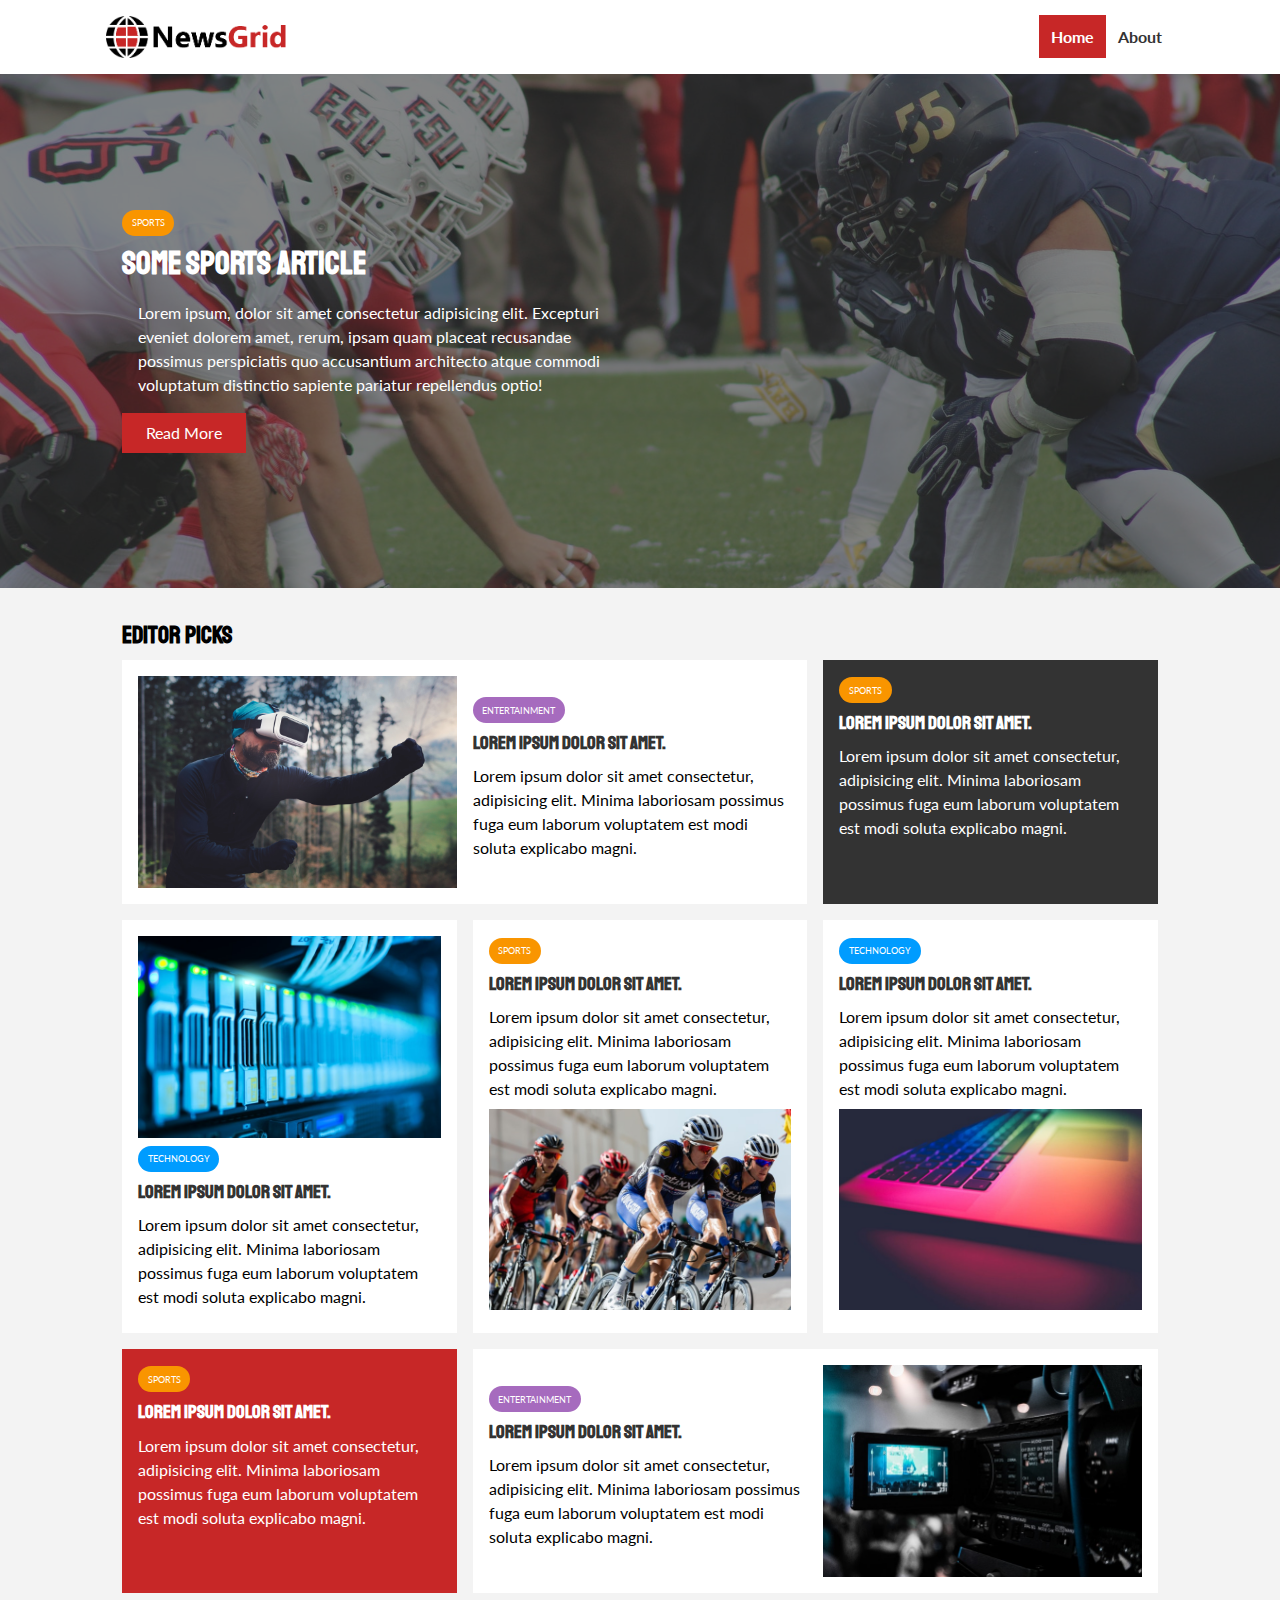
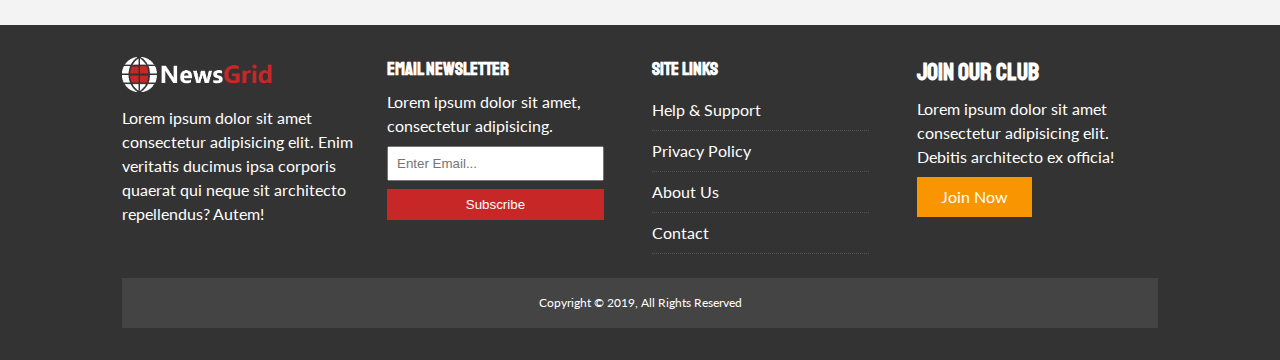
<file: index.html>
<!DOCTYPE html>
<html lang="en">
<head>
    <meta charset="UTF-8">
    <meta name="viewport" content="width=device-width, initial-scale=1.0">
    <meta http-equiv="X-UA-Compatible" content="ie=edge">
    <title>NewsGrid</title>
    <link href="https://fonts.googleapis.com/css?family=Lato|Staatliches" rel="stylesheet">
    <link rel="stylesheet" href="https://use.fontawesome.com/releases/v5.7.2/css/all.css" integrity="sha384-fnmOCqbTlWIlj8LyTjo7mOUStjsKC4pOpQbqyi7RrhN7udi9RwhKkMHpvLbHG9Sr" crossorigin="anonymous">
    <link rel="stylesheet" href="./css/style.css">
    <link rel="stylesheet" media="screen and (max-width: 768px)" href="./css/mobile.css">
    <link rel="shortcut icon" type="image/x-icon" href="favicon.ico">
</head>
<body>
    <nav id="main-nav">
        <div class="container">
            <img src="img/logo.png" alt="Logo" class="logo">
            <div class="social">
                <a href="#"><i class="fab fa-facebook fa-2x"></i></a>
                <a href="#"><i class="fab fa-twitter fa-2x"></i></a>
                <a href="#"><i class="fab fa-instagram fa-2x"></i></a>
                <a href="#"><i class="fab fa-youtube fa-2x"></i></a>
            </div>
            <ul>
                <li><a class="current" href="index.html">Home</a></li>
                <li><a href="about.html">About</a></li>
            </ul>
        </div>
    </nav>

    <!-- SHOWCASE -->
    <header id="showcase">
        <div class="container">
            <div class="showcase-container">
                <div class="showcase-content">
                    <div class="category category-sports">Sports</div>
                    <h1>Some Sports Article</h1>
                    <p>Lorem ipsum, dolor sit amet consectetur adipisicing elit. Excepturi eveniet dolorem amet, rerum, ipsam quam placeat recusandae possimus perspiciatis quo accusantium architecto atque commodi voluptatum distinctio sapiente pariatur repellendus optio!</p>
                    <a href="article.html" class="btn btn-primary">Read More</a>
                </div>
            </div>
        </div>
    </header>

    <!-- HOME Article -->
    <section id="home-articles" class="py-2">
        <div class="container">
            <h2>Editor Picks</h2>
            <div class="articles-container">
                <article class="card">
                    <img src="img/articles/ent1.jpg" alt="">
                    <div>
                        <div class="category category-ent">Entertainment</div>
                        <h3><a href="article.html">Lorem ipsum dolor sit amet.</a></h3>
                        <p>Lorem ipsum dolor sit amet consectetur, adipisicing elit. Minima laboriosam possimus fuga eum laborum voluptatem est modi soluta explicabo magni.</p>
                    </div>
                </article>
                <article class="card bg-dark">
                    <div class="category category-sports">Sports</div>
                    <h3><a href="article.html">Lorem ipsum dolor sit amet.</a></h3>
                    <p>Lorem ipsum dolor sit amet consectetur, adipisicing elit. Minima laboriosam possimus fuga eum laborum voluptatem est modi soluta explicabo magni.</p>
                </article>
                <article class="card">
                    <img src="img/articles/tech1.jpg" alt="">
                    <div class="category category-tech">Technology</div>
                    <h3><a href="article.html">Lorem ipsum dolor sit amet.</a></h3>
                    <p>Lorem ipsum dolor sit amet consectetur, adipisicing elit. Minima laboriosam possimus fuga eum laborum voluptatem est modi soluta explicabo magni.</p>
                </article>
                <article class="card">
                    <div class="category category-sports">Sports</div>
                    <h3><a href="article.html">Lorem ipsum dolor sit amet.</a></h3>
                    <p>Lorem ipsum dolor sit amet consectetur, adipisicing elit. Minima laboriosam possimus fuga eum laborum voluptatem est modi soluta explicabo magni.</p>
                    <img src="img/articles/sports1.jpg" alt="">
                </article>
                <article class="card">
                    <div class="category category-tech">Technology</div>
                    <h3><a href="article.html">Lorem ipsum dolor sit amet.</a></h3>
                    <p>Lorem ipsum dolor sit amet consectetur, adipisicing elit. Minima laboriosam possimus fuga eum laborum voluptatem est modi soluta explicabo magni.</p>
                    <img src="img/articles/tech2.jpg" alt="">
                </article>
                <article class="card bg-primary">
                    <div class="category category-sports">Sports</div>
                    <h3><a href="article.html">Lorem ipsum dolor sit amet.</a></h3>
                    <p>Lorem ipsum dolor sit amet consectetur, adipisicing elit. Minima laboriosam possimus fuga eum laborum voluptatem est modi soluta explicabo magni.</p>
                </article>
                <article class="card">
                    <div>
                        <div class="category category-ent">Entertainment</div>
                        <h3><a href="article.html">Lorem ipsum dolor sit amet.</a></h3>
                        <p>Lorem ipsum dolor sit amet consectetur, adipisicing elit. Minima laboriosam possimus fuga eum laborum voluptatem est modi soluta explicabo magni.</p>
                    </div>
                    <img src="img/articles/ent2.jpg" alt="">
                </article>
            </div>
        </div>
    </section>

    <!-- Footer -->
    <footer id="main-footer" class="py-2">
        <div class="container footer-container">
            <div>
                <img src="img/logo_light.png" alt="Logo">
                <p>Lorem ipsum dolor sit amet consectetur adipisicing elit. Enim veritatis ducimus ipsa corporis quaerat qui neque sit architecto repellendus? Autem!</p>
            </div>
            <div>
                <h3>Email Newsletter</h3>
                <p>Lorem ipsum dolor sit amet, consectetur adipisicing.</p>
                <form name="contact" method="POST" data-netlify="true">
                    <input type="email" placeholder="Enter Email...">
                    <input type="submit" value="Subscribe" class="btn btn-primary">
                </form>
            </div>
            <div>
                <h3>Site Links</h3>
                <ul class="list">
                    <li><a href="#">Help & Support</a></li>
                    <li><a href="#">Privacy Policy</a></li>
                    <li><a href="#">About Us</a></li>
                    <li><a href="#">Contact</a></li>
                </ul>
            </div>
            <div>
                <h2>Join Our Club</h2>
                <p>Lorem ipsum dolor sit amet consectetur adipisicing elit. Debitis architecto ex officia!</p>
                <a href="#" class="btn btn-secondary">Join Now</a>
            </div>
            <div>
                <p>Copyright &copy; 2019, All Rights Reserved</p>
            </div>
        </div>
    </footer>
</body>
</html>
</file>
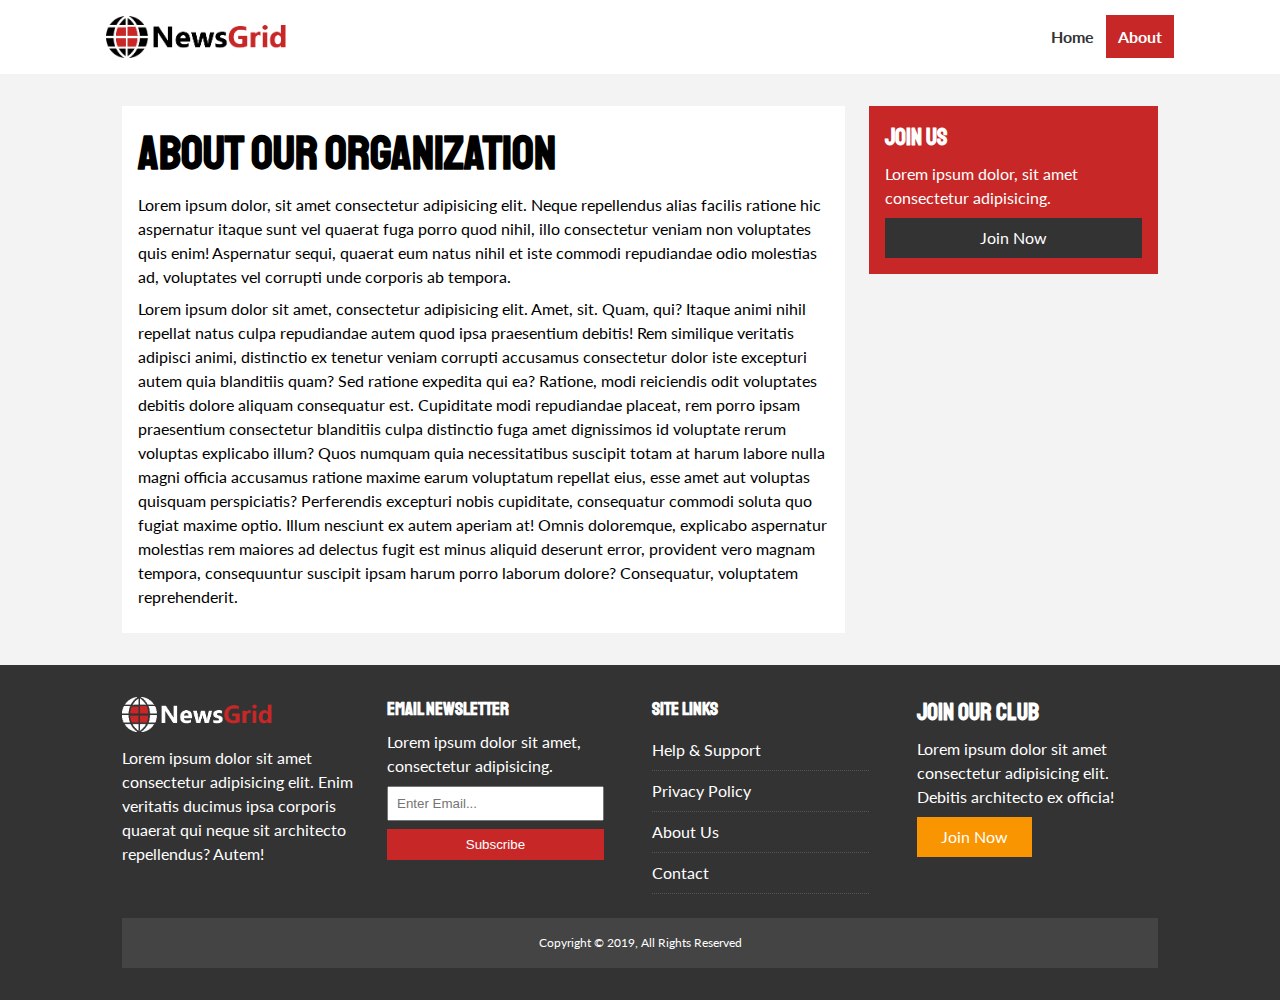
<file: about.html>
<!DOCTYPE html>
<html lang="en">
<head>
    <meta charset="UTF-8">
    <meta name="viewport" content="width=device-width, initial-scale=1.0">
    <meta http-equiv="X-UA-Compatible" content="ie=edge">
    <title>NewsGrid | About</title>
    <link href="https://fonts.googleapis.com/css?family=Lato|Staatliches" rel="stylesheet">
    <link rel="stylesheet" href="https://use.fontawesome.com/releases/v5.7.2/css/all.css" integrity="sha384-fnmOCqbTlWIlj8LyTjo7mOUStjsKC4pOpQbqyi7RrhN7udi9RwhKkMHpvLbHG9Sr" crossorigin="anonymous">
    <link rel="stylesheet" href="./css/style.css">
    <link rel="stylesheet" media="screen and (max-width: 768px)" href="./css/mobile.css">
    <link rel="shortcut icon" type="image/x-icon" href="favicon.ico">
</head>
<body>
    <nav id="main-nav">
        <div class="container">
            <img src="img/logo.png" alt="Logo" class="logo">
            <div class="social">
                <a href="#"><i class="fab fa-facebook fa-2x"></i></a>
                <a href="#"><i class="fab fa-twitter fa-2x"></i></a>
                <a href="#"><i class="fab fa-instagram fa-2x"></i></a>
                <a href="#"><i class="fab fa-youtube fa-2x"></i></a>
            </div>
            <ul>
                <li><a href="index.html">Home</a></li>
                <li><a class="current" href="about.html">About</a></li>
            </ul>
        </div>
    </nav>

    <section id="about">
        <div class="container">
            <div class="page-container">
                <article class="card">
                    <h1 class="lg-heading">About Our Organization</h1>
                    <p>Lorem ipsum dolor, sit amet consectetur adipisicing elit. Neque repellendus alias facilis ratione hic aspernatur itaque sunt vel quaerat fuga porro quod nihil, illo consectetur veniam non voluptates quis enim! Aspernatur sequi, quaerat eum natus nihil et iste commodi repudiandae odio molestias ad, voluptates vel corrupti unde corporis ab tempora.</p>
                    <p>Lorem ipsum dolor sit amet, consectetur adipisicing elit. Amet, sit. Quam, qui? Itaque animi nihil repellat natus culpa repudiandae autem quod ipsa praesentium debitis! Rem similique veritatis adipisci animi, distinctio ex tenetur veniam corrupti accusamus consectetur dolor iste excepturi autem quia blanditiis quam? Sed ratione expedita qui ea? Ratione, modi reiciendis odit voluptates debitis dolore aliquam consequatur est. Cupiditate modi repudiandae placeat, rem porro ipsam praesentium consectetur blanditiis culpa distinctio fuga amet dignissimos id voluptate rerum voluptas explicabo illum? Quos numquam quia necessitatibus suscipit totam at harum labore nulla magni officia accusamus ratione maxime earum voluptatum repellat eius, esse amet aut voluptas quisquam perspiciatis? Perferendis excepturi nobis cupiditate, consequatur commodi soluta quo fugiat maxime optio. Illum nesciunt ex autem aperiam at! Omnis doloremque, explicabo aspernatur molestias rem maiores ad delectus fugit est minus aliquid deserunt error, provident vero magnam tempora, consequuntur suscipit ipsam harum porro laborum dolore? Consequatur, voluptatem reprehenderit.</p>
                </article>
                <aside class="card bg-primary">
                    <h2>Join Us</h2>
                    <p>Lorem ipsum dolor, sit amet consectetur adipisicing.</p>
                    <a href="#" class="btn btn-dark btn-block">Join Now</a>
                </aside>
            </div>
        </div>
    </section>

    <!-- Footer -->
    <footer id="main-footer" class="py-2">
        <div class="container footer-container">
            <div>
                <img src="img/logo_light.png" alt="Logo">
                <p>Lorem ipsum dolor sit amet consectetur adipisicing elit. Enim veritatis ducimus ipsa corporis quaerat qui neque sit architecto repellendus? Autem!</p>
            </div>
            <div>
                <h3>Email Newsletter</h3>
                <p>Lorem ipsum dolor sit amet, consectetur adipisicing.</p>
                <form name="contact" method="POST" data-netlify="true">
                    <input type="email" placeholder="Enter Email...">
                    <input type="submit" value="Subscribe" class="btn btn-primary">
                </form>
            </div>
            <div>
                <h3>Site Links</h3>
                <ul class="list">
                    <li><a href="#">Help & Support</a></li>
                    <li><a href="#">Privacy Policy</a></li>
                    <li><a href="#">About Us</a></li>
                    <li><a href="#">Contact</a></li>
                </ul>
            </div>
            <div>
                <h2>Join Our Club</h2>
                <p>Lorem ipsum dolor sit amet consectetur adipisicing elit. Debitis architecto ex officia!</p>
                <a href="#" class="btn btn-secondary">Join Now</a>
            </div>
            <div>
                <p>Copyright &copy; 2019, All Rights Reserved</p>
            </div>
        </div>
    </footer>
</body>
</html>
</file>
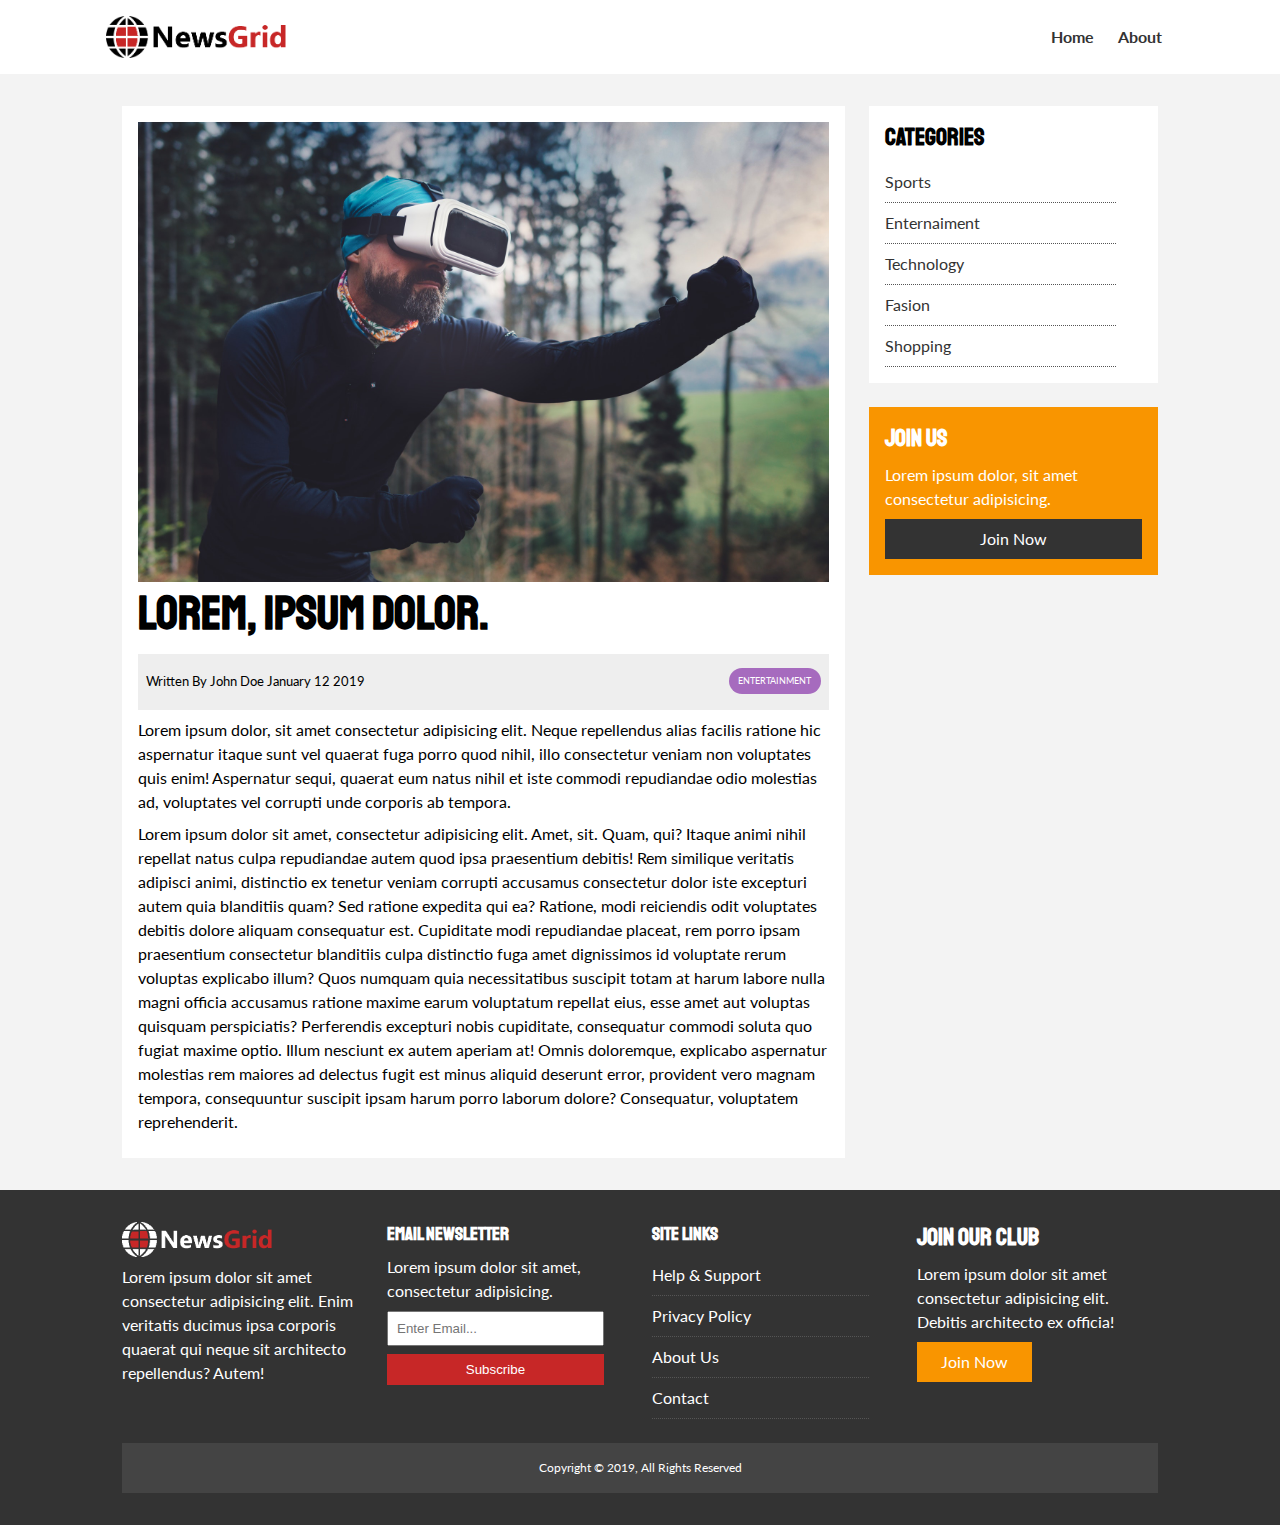
<file: article.html>
<html lang="en">
<head>
    <meta charset="UTF-8">
    <meta name="viewport" content="width=device-width, initial-scale=1.0">
    <meta http-equiv="X-UA-Compatible" content="ie=edge">
    <title>NewsGrid | Article</title>
    <link href="https://fonts.googleapis.com/css?family=Lato|Staatliches" rel="stylesheet">
    <link rel="stylesheet" href="https://use.fontawesome.com/releases/v5.7.2/css/all.css" integrity="sha384-fnmOCqbTlWIlj8LyTjo7mOUStjsKC4pOpQbqyi7RrhN7udi9RwhKkMHpvLbHG9Sr" crossorigin="anonymous">
    <link rel="stylesheet" href="./css/style.css">
    <link rel="stylesheet" media="screen and (max-width: 768px)" href="./css/mobile.css">
    <link rel="shortcut icon" type="image/x-icon" href="favicon.ico">
</head>
<body>
    <nav id="main-nav">
        <div class="container">
            <img src="img/logo.png" alt="Logo" class="logo">
            <div class="social">
                <a href="#"><i class="fab fa-facebook fa-2x"></i></a>
                <a href="#"><i class="fab fa-twitter fa-2x"></i></a>
                <a href="#"><i class="fab fa-instagram fa-2x"></i></a>
                <a href="#"><i class="fab fa-youtube fa-2x"></i></a>
            </div>
            <ul>
                <li><a href="index.html">Home</a></li>
                <li><a href="about.html">About</a></li>
            </ul>
        </div>
    </nav>

    <section id="article">
        <div class="container">
            <div class="page-container">
                <article class="card">
                    <img src="img/articles/ent1.jpg" alt="">
                    <h1 class="lg-heading">Lorem, ipsum dolor.</h1>
                    <div class="meta">
                        <small>
                            <i class="fas fa-user"></i> Written By John Doe January 12 2019
                        </small>
                        <div class="category category-ent">Entertainment</div>
                    </div>
                    <p>Lorem ipsum dolor, sit amet consectetur adipisicing elit. Neque repellendus alias facilis ratione hic aspernatur itaque sunt vel quaerat fuga porro quod nihil, illo consectetur veniam non voluptates quis enim! Aspernatur sequi, quaerat eum natus nihil et iste commodi repudiandae odio molestias ad, voluptates vel corrupti unde corporis ab tempora.</p>
                    <p>Lorem ipsum dolor sit amet, consectetur adipisicing elit. Amet, sit. Quam, qui? Itaque animi nihil repellat natus culpa repudiandae autem quod ipsa praesentium debitis! Rem similique veritatis adipisci animi, distinctio ex tenetur veniam corrupti accusamus consectetur dolor iste excepturi autem quia blanditiis quam? Sed ratione expedita qui ea? Ratione, modi reiciendis odit voluptates debitis dolore aliquam consequatur est. Cupiditate modi repudiandae placeat, rem porro ipsam praesentium consectetur blanditiis culpa distinctio fuga amet dignissimos id voluptate rerum voluptas explicabo illum? Quos numquam quia necessitatibus suscipit totam at harum labore nulla magni officia accusamus ratione maxime earum voluptatum repellat eius, esse amet aut voluptas quisquam perspiciatis? Perferendis excepturi nobis cupiditate, consequatur commodi soluta quo fugiat maxime optio. Illum nesciunt ex autem aperiam at! Omnis doloremque, explicabo aspernatur molestias rem maiores ad delectus fugit est minus aliquid deserunt error, provident vero magnam tempora, consequuntur suscipit ipsam harum porro laborum dolore? Consequatur, voluptatem reprehenderit.</p>
                </article>

                <aside id="categories" class="card">
                    <h2>Categories</h2>
                    <ul class="list">
                        <li><a href="#"><i class="fas fa-chevron-right"></i> Sports</a></li>
                        <li><a href="#"><i class="fas fa-chevron-right"></i> Enternaiment</a></li>
                        <li><a href="#"><i class="fas fa-chevron-right"></i> Technology</a></li>
                        <li><a href="#"><i class="fas fa-chevron-right"></i> Fasion</a></li>
                        <li><a href="#"><i class="fas fa-chevron-right"></i> Shopping</a></li>
                    </ul>
                </aside>

                <aside class="card bg-secondary">
                    <h2>Join Us</h2>
                    <p>Lorem ipsum dolor, sit amet consectetur adipisicing.</p>
                    <a href="#" class="btn btn-dark btn-block">Join Now</a>
                </aside>
            </div>
        </div>
    </section>

    <!-- Footer -->
    <footer id="main-footer" class="py-2">
        <div class="container footer-container">
            <div>
                <img src="img/logo_light.png" alt="Logo">
                <p>Lorem ipsum dolor sit amet consectetur adipisicing elit. Enim veritatis ducimus ipsa corporis quaerat qui neque sit architecto repellendus? Autem!</p>
            </div>
            <div>
                <h3>Email Newsletter</h3>
                <p>Lorem ipsum dolor sit amet, consectetur adipisicing.</p>
                <form name="contact" method="POST" data-netlify="true">
                    <input type="email" placeholder="Enter Email...">
                    <input type="submit" value="Subscribe" class="btn btn-primary">
                </form>
            </div>
            <div>
                <h3>Site Links</h3>
                <ul class="list">
                    <li><a href="#">Help & Support</a></li>
                    <li><a href="#">Privacy Policy</a></li>
                    <li><a href="#">About Us</a></li>
                    <li><a href="#">Contact</a></li>
                </ul>
            </div>
            <div>
                <h2>Join Our Club</h2>
                <p>Lorem ipsum dolor sit amet consectetur adipisicing elit. Debitis architecto ex officia!</p>
                <a href="#" class="btn btn-secondary">Join Now</a>
            </div>
            <div>
                <p>Copyright &copy; 2019, All Rights Reserved</p>
            </div>
        </div>
    </footer>
</body>
</html>
</file>
<file: css/style.css>
:root{
    --primary-color: #c72727;
    --secondary-color: #f99500;
    --light-color: #f3f3f3;
    --dark-color: #333;
    --max-width: 1100px;
}

.category{
    --sports-color: #f99500;
    --ent-color: #a66bbe;
    --tech-color: #009cff;
}

*{
    margin: 0;
    padding: 0;
    box-sizing: border-box;
}

body{
    font-family: 'Lato', sans-serif;
    line-height: 1.5;
    background: var(--light-color)
}

a{
    color: #333;
    text-decoration: none;
}

ul{
    list-style: none;
}

img{
    width: 100%;
}

h1, h2, h3, h4, h5, h6{
    font-family: 'Staatliches', cursive;
    margin-bottom: .55rem;
    line-height: 1.3;
}

p{
    margin: 0.5rem 0;
}

/*Utility*/
.container{
    max-width: var(--max-width);
    margin: auto;
    padding: 0 2rem;
    overflow: hidden;
}

.category{
    display: inline-block;
    color: #fff;
    font-size: 0.55rem;
    text-transform: uppercase;
    padding: 0.4rem 0.6rem;
    border-radius: 15px;
    margin-bottom: 0.5rem;
}

.category-sports{ background: var(--sports-color)}
.category-ent{ background: var(--ent-color)}
.category-tech{ background: var(--tech-color)}

.btn{
    display: inline-block;
    border: none;
    background: var(--dark-color);
    color: #fff;
    padding: 0.5rem 1.5rem;
}

.btn-primary{background: var(--primary-color)}
.btn-light{background: var(--light-color)}
.btn-secondary{background: var(--secondary-color)}


.btn-block{
    display: block;
    width: 100%;
    text-align: center;
}

.btn:hover{
    opacity: 0.9;
}

.card{
    background: #fff;
    padding: 1rem;
}

.bg-dark{ 
    background: var(--dark-color);
    color: #fff;
}

.bg-secondary{ 
    background: var(--secondary-color);
    color: #fff;
}

.bg-primary{ 
    background: var(--primary-color);
    color: #fff;
}

.bg-dark h1,
.bg-dark h2,
.bg-dark h3,
.bg-dark a,
.bg-primary h1,
.bg-primary h2,
.bg-primary h3,
.bg-primary a,
.bg-secondary h1,
.bg-secondary h2,
.bg-secondary h3,
.bg-secondary a{
    color: #fff;
}

.py-1{padding: 1.5rem 0}
.py-2{padding: 2rem}
.py-3{padding: 3rem 0}
.p-1{padding: 1.5rem}
.p-2{padding: 2rem}
.p-3{padding: 3rem}

.lg-heading{font-size: 3rem}

.list li{
    padding: 0.5rem 0;
    border-bottom: #555 dotted 1px;
    width: 90%;
}

.list li a:hover{
    color:var(--primary-color) !important;
}

.page-container{
    display: grid;
    grid-template-columns: 5fr 2fr;
    margin: 2rem 0;
    grid-gap: 1.5rem;
}

.page-container > *:first-child{
    grid-row: 1 /span 3;
}

/*Navigation*/
#main-nav{
    background: #fff;
    position: sticky;
    top: 0;
    z-index: 2;
}

#main-nav .container{
    display: grid;
    grid-template-columns: 6fr 3fr 2fr;
    padding: 1rem;
    align-items: center;
}

#main-nav .logo{
    width: 180px;
}

#main-nav ul{
    justify-self: end;
    display: flex;
}

#main-nav ul li a{
    padding: 0.75rem;
    font-weight: bold;
}

#main-nav ul li a.current{
    background: var(--primary-color);
    color: #fff;
}

#main-nav ul li a:hover{
    background: var(--light-color);
    color: var(--dark-color)
}

#main-nav .social{
    justify-self: center;
}

#main-nav .social i{
    color: #777;
    margin-right: 0.5rem;
}

/*Showcase*/
#showcase{
    color: #fff;
    background: #333;
    padding: 2rem;
    position: relative;
}

#showcase:before{
    content:'';
    background: url(../img/featured.jpg) no-repeat center center/cover;
    position: absolute;
    top:0;
    left: 0;
    width: 100%;
    height: 100%;
    opacity: 0.4;
}

#showcase .showcase-container{
    display: grid;
    grid-template-columns: repeat(2, 1fr);
    justify-content: center;
    align-items: center;
    height: 50vh;
}

#showcase .showcase-content{
    z-index: 1;
}

#showcase .showcase-content p{
    margin: 1rem;
}

/*HOME Articles*/
#home-articles .articles-container{
    display: grid;
    grid-template-columns: repeat(3,1fr);
    grid-gap: 1rem;
}

#home-articles .articles-container > *:first-child,
#home-articles .articles-container > *:last-child{
    display: grid;
    grid-template-columns: repeat(2, 1fr);
    grid-gap: 1rem;
    align-items: center;
    grid-column: 1 /span 2;
}

#home-articles .articles-container > *:last-child{
    grid-column: 2 /span 2;
}

#article .meta{
    display: flex;
    justify-content: space-between;
    align-items: center;
    background: #eee;
    padding: 0.5rem;
}

#article .meta .category{
    margin-top: 0.4rem;
}

/*Footer*/
#main-footer{
    background: var(--dark-color);
    color: #fff;
}

#main-footer img{
    width: 150px;
}

#main-footer a{
    color:#fff;
}

#main-footer .footer-container{
    display: grid;
    grid-template-columns: repeat(4, 1fr);
    grid-gap: 1.5rem;
}

#main-footer .footer-container > *:last-child{
    background: #444;
    grid-column: 1 /span 4;
    padding: 0.5rem;
    text-align: center;
    font-size: 0.75rem;
}

#main-footer .footer-container input[type='email']{
    width: 90%;
    padding: 0.5rem;
    margin-bottom: 0.5rem;
}

#main-footer .footer-container input[type='submit']{
    width: 90%;
}
</file>
<file: css/mobile.css>
/*Navigation*/
#main-nav .social{
    display: none;
}

#main-nav .container{
    grid-template-columns: 1fr;
    grid-gap: 1.2rem; 
}

#main-nav ul,
#main-nav .logo{
    justify-self: center;
}

#main-nav ul li a{
    padding: 0.5rem;
}

#home-articles .articles-container{
    grid-template-columns: repeat(2, 1fr)
}

#home-articles .articles-container > *:first-child,
#home-articles .articles-container > *:last-child{
    grid-template-columns: 1fr;
    grid-column: 1;
}

@media(max-width:600px){
    /*Stack Grid*/
    #showcase .showcase-container,
    #home-articles .articles-container,
    #main-footer .footer-container{
        grid-template-columns: 1fr;
    }

    #main-footer .footer-container > *:last-child{
        grid-column: 1;
    }

    #main-footer .footer-container > * {
        border-bottom: #444 dotted 1px;
        padding-bottom: 1rem;
    }

    #main-footer .footer-container > *:last-child,
    #main-footer .footer-container > *:nth-child(3),
    #main-footer .footer-container > *:nth-child(4){
        border: none;
    }

    .page-container{
        grid-template-columns: 1fr;
        text-align: center;
    }

    .lg-heading{font-size:2rem}
}
</file>
